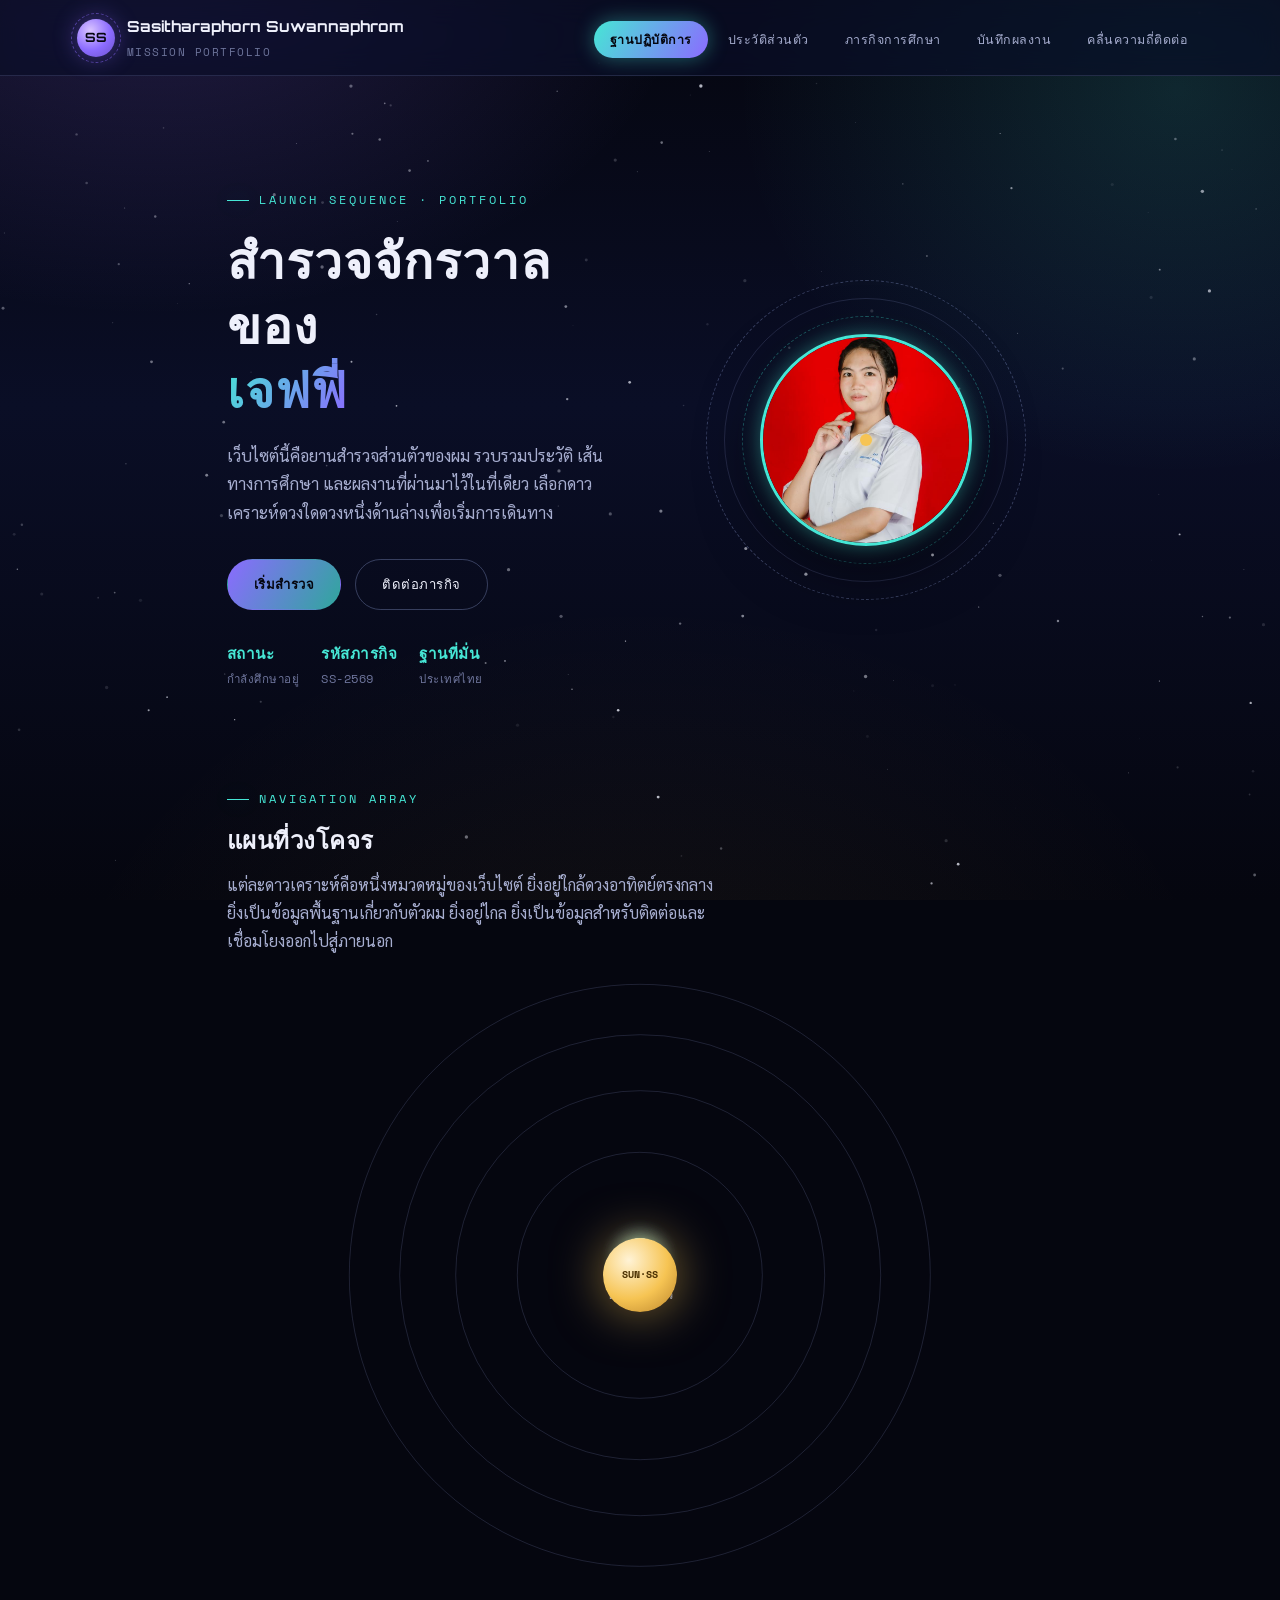
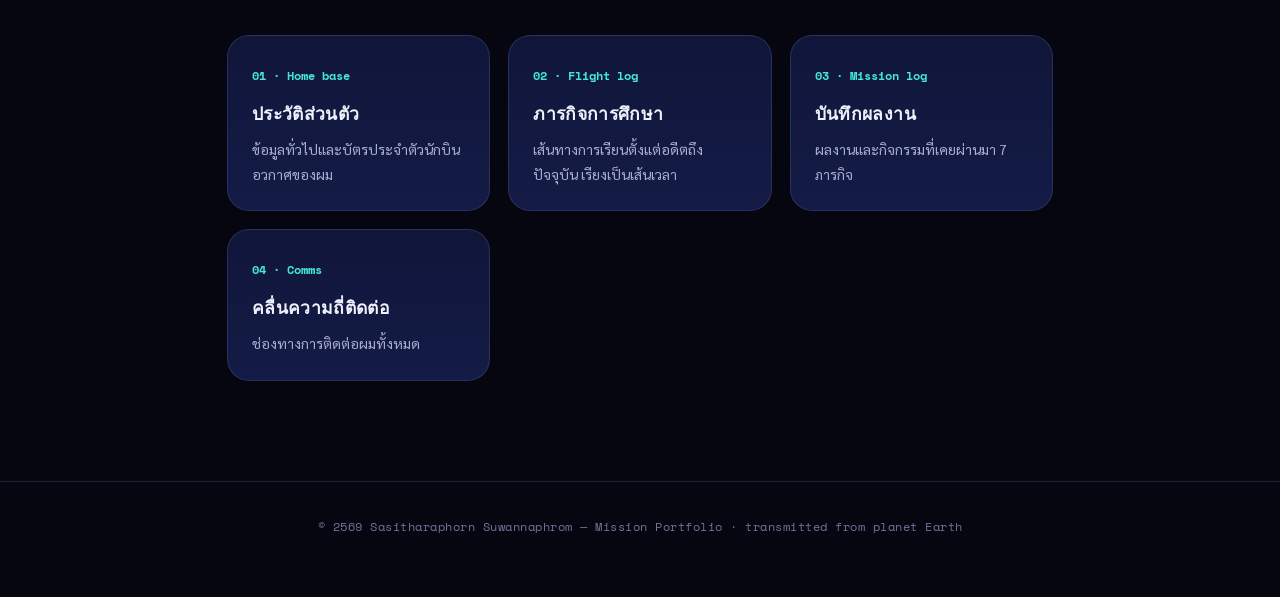
<file: index.html>
<!DOCTYPE html>
<html lang="th">
<head>
<meta charset="UTF-8">
<meta name="viewport" content="width=device-width, initial-scale=1.0">
<title>จักรวาลของ Sasitharaphorn Suwannaphrom</title>
<link rel="stylesheet" href="base.css">
<link rel="stylesheet" href="layout.css">
<link rel="stylesheet" href="components.css">
<link rel="stylesheet" href="effect.css">
</head>
<body>

<canvas id="star-canvas" aria-hidden="true"></canvas>

<nav class="topnav">
  <div class="brand">
    <span class="brand-badge">SS</span>
    <span>
      Sasitharaphorn Suwannaphrom
      <span class="brand-sub">Mission Portfolio</span>
    </span>
  </div>
  <button class="nav-toggle" aria-label="เปิดเมนู" aria-expanded="false">&#9776;</button>
  <ul class="navlinks">
    <li><a href="index.html" aria-current="page">ฐานปฏิบัติการ</a></li>
    <li><a href="personal.html">ประวัติส่วนตัว</a></li>
    <li><a href="education.html">ภารกิจการศึกษา</a></li>
    <li><a href="activities.html">บันทึกผลงาน</a></li>
    <li><a href="contact.html">คลื่นความถี่ติดต่อ</a></li>
  </ul>
</nav>

<main>
  <section class="hero">
    <div data-reveal>
      <span class="eyebrow">Launch sequence · Portfolio</span>
      <h1>สำรวจจักรวาลของ<br><span class="accent">เจฟฟี่</span></h1>
      <p class="lede">เว็บไซต์นี้คือยานสำรวจส่วนตัวของผม รวบรวมประวัติ เส้นทางการศึกษา และผลงานที่ผ่านมาไว้ในที่เดียว เลือกดาวเคราะห์ดวงใดดวงหนึ่งด้านล่างเพื่อเริ่มการเดินทาง</p>
      <div class="hero-cta">
        <a href="personal.html" class="btn btn-solid">เริ่มสำรวจ</a>
        <a href="contact.html" class="btn btn-ghost">ติดต่อภารกิจ</a>
      </div>
      <div class="hero-meta">
        <span><b>สถานะ</b>กำลังศึกษาอยู่</span>
        <span><b>รหัสภารกิจ</b>SS-2569</span>
        <span><b>ฐานที่มั่น</b>ประเทศไทย</span>
      </div>
    </div>

    <div class="porthole" data-reveal data-reveal-delay="150">
      <div class="porthole-ring"></div>
      <div class="porthole-ring r2"></div>
      <div class="porthole-ring r3"></div>
      <div class="porthole-frame">
        <!-- เปลี่ยนเป็น <img src="ภาพเจฟฟี่.png" alt="ภาพของ Sasitharaphorn"> -->
        <img src="ภาพเจฟฟี่.png" alt="ภาพของ Sasitharaphorn Suwannaphrom">
      </div>
      <div class="porthole-orbiter" aria-hidden="true"></div>
    </div>
  </section>

  <section class="orbit-section" data-reveal>
    <span class="eyebrow">Navigation array</span>
    <h2 style="font-size:1.5rem;">แผนที่วงโคจร</h2>
    <p style="max-width:56ch;margin-top:10px;">แต่ละดาวเคราะห์คือหนึ่งหมวดหมู่ของเว็บไซต์ ยิ่งอยู่ใกล้ดวงอาทิตย์ตรงกลาง ยิ่งเป็นข้อมูลพื้นฐานเกี่ยวกับตัวผม ยิ่งอยู่ไกล ยิ่งเป็นข้อมูลสำหรับติดต่อและเชื่อมโยงออกไปสู่ภายนอก</p>

    <div class="orbit-diagram">
      <div class="orbit-sun">SUN·SS</div>

      <div class="orbit-path o1"></div>
      <div class="orbit-path o2"></div>
      <div class="orbit-path o3"></div>
      <div class="orbit-path o4"></div>

      <div class="orbit-body o1">
        <a href="personal.html">
          <span class="orbit-planet">01</span>
          <span class="label">ประวัติส่วนตัว</span>
        </a>
      </div>
      <div class="orbit-body o2">
        <a href="education.html">
          <span class="orbit-planet">02</span>
          <span class="label">การศึกษา</span>
        </a>
      </div>
      <div class="orbit-body o3">
        <a href="activities.html">
          <span class="orbit-planet">03</span>
          <span class="label">ผลงาน</span>
        </a>
      </div>
      <div class="orbit-body o4">
        <a href="contact.html">
          <span class="orbit-planet">04</span>
          <span class="label">ติดต่อ</span>
        </a>
      </div>
    </div>
  </section>

  <section style="margin-top:70px;">
    <div class="grid-links">
      <a class="link-card" href="personal.html" data-reveal>
        <span class="num">01 · Home base</span>
        <h3>ประวัติส่วนตัว</h3>
        <p>ข้อมูลทั่วไปและบัตรประจำตัวนักบินอวกาศของผม</p>
      </a>
      <a class="link-card" href="education.html" data-reveal data-reveal-delay="80">
        <span class="num">02 · Flight log</span>
        <h3>ภารกิจการศึกษา</h3>
        <p>เส้นทางการเรียนตั้งแต่อดีตถึงปัจจุบัน เรียงเป็นเส้นเวลา</p>
      </a>
      <a class="link-card" href="activities.html" data-reveal data-reveal-delay="160">
        <span class="num">03 · Mission log</span>
        <h3>บันทึกผลงาน</h3>
        <p>ผลงานและกิจกรรมที่เคยผ่านมา 7 ภารกิจ</p>
      </a>
      <a class="link-card" href="contact.html" data-reveal data-reveal-delay="240">
        <span class="num">04 · Comms</span>
        <h3>คลื่นความถี่ติดต่อ</h3>
        <p>ช่องทางการติดต่อผมทั้งหมด</p>
      </a>
    </div>
  </section>
</main>

<footer>&copy; 2569 Sasitharaphorn Suwannaphrom — Mission Portfolio · transmitted from planet Earth</footer>

<script src="starfield.js"></script>
<script src="cursor-comet.js"></script>
<script src="nav.js"></script>
<script src="reveal.js"></script>
<script src="orbit.js"></script>
</body>
</html>
</file>
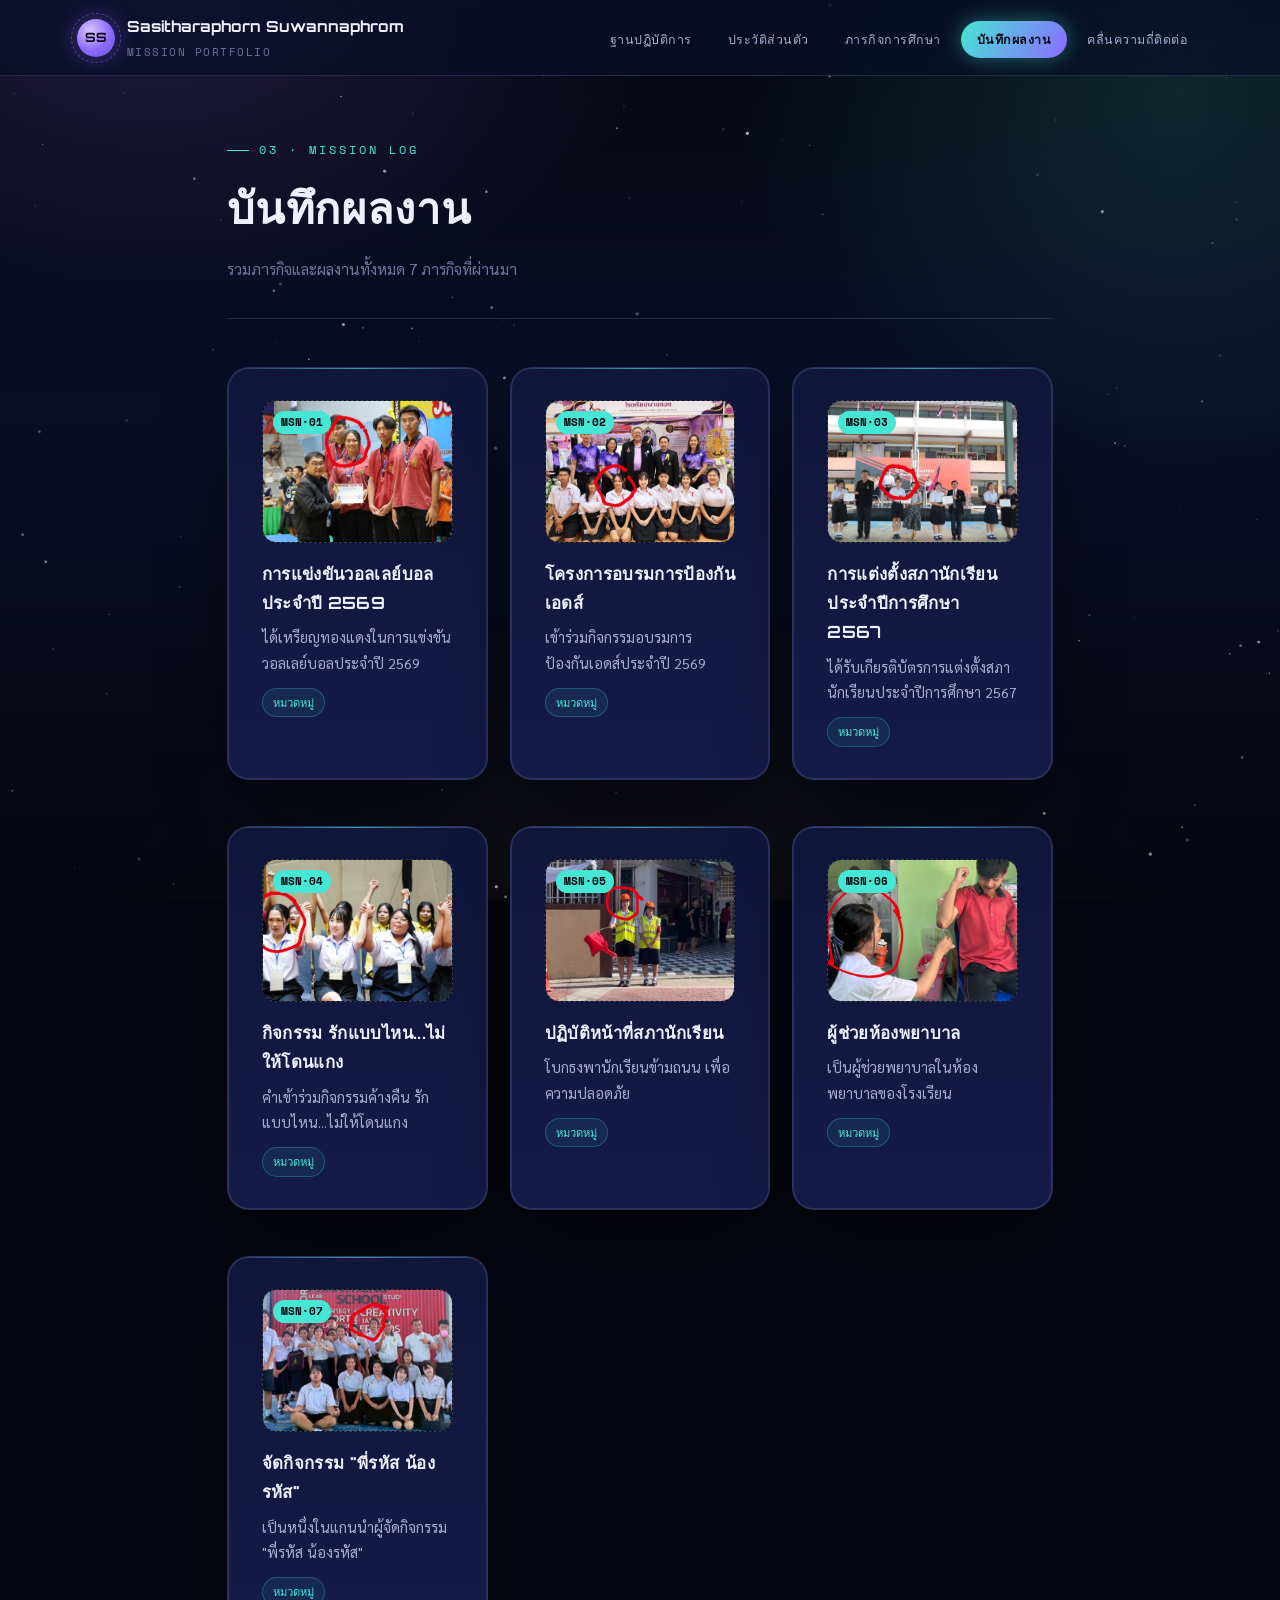
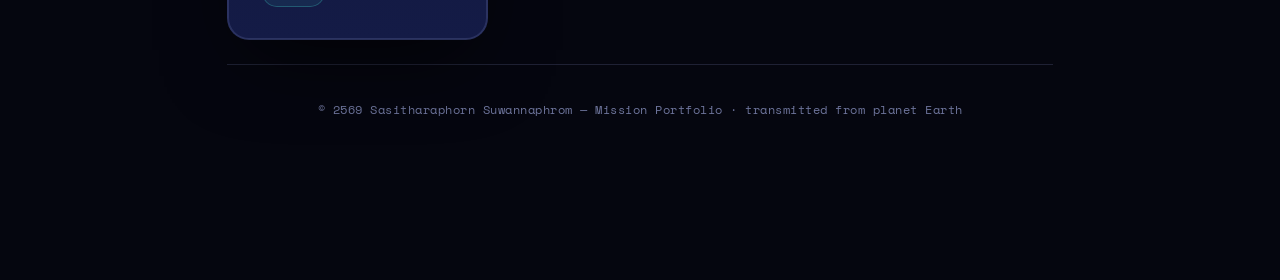
<file: activities.html>
<!DOCTYPE html>
<html lang="th">
<head>
<meta charset="UTF-8">
<meta name="viewport" content="width=device-width, initial-scale=1.0">
<title>บันทึกผลงาน | Sasitharaphorn Suwannaphrom</title>
<link rel="stylesheet" href="base.css">
<link rel="stylesheet" href="layout.css">
<link rel="stylesheet" href="components.css">
<link rel="stylesheet" href="effect.css">
</head>
<body>

<canvas id="star-canvas" aria-hidden="true"></canvas>

<nav class="topnav">
  <div class="brand">
    <span class="brand-badge">SS</span>
    <span>
      Sasitharaphorn Suwannaphrom
      <span class="brand-sub">Mission Portfolio</span>
    </span>
  </div>
  <button class="nav-toggle" aria-label="เปิดเมนู" aria-expanded="false">&#9776;</button>
  <ul class="navlinks">
    <li><a href="index.html">ฐานปฏิบัติการ</a></li>
    <li><a href="personal.html">ประวัติส่วนตัว</a></li>
    <li><a href="education.html">ภารกิจการศึกษา</a></li>
    <li><a href="activities.html" aria-current="page">บันทึกผลงาน</a></li>
    <li><a href="contact.html">คลื่นความถี่ติดต่อ</a></li>
  </ul>
</nav>

<main>
  <header class="page-header" data-reveal>
    <span class="eyebrow">03 · Mission log</span>
    <h1>บันทึกผลงาน</h1>
    <p class="sub">รวมภารกิจและผลงานทั้งหมด 7 ภารกิจที่ผ่านมา</p>
  </header>

  <div class="work-grid">
    <!-- คัดลอกบล็อก .work-card ทั้งก้อนเพื่อเพิ่มผลงานใหม่ -->
    <div class="card work-card" data-reveal>
      <div class="thumb">
        <span class="index-tag">MSN·01</span>
        <img src="กิจกรรม 1.png" alt="ผลงานที่ 1">
      </div>
      <h3>การแข่งขันวอลเลย์บอลประจำปี 2569</h3>
      <p>ได้เหรียญทองแดงในการแข่งขันวอลเลย์บอลประจำปี 2569</p>
      <span class="tag">หมวดหมู่</span>
    </div>

    <div class="card work-card" data-reveal data-reveal-delay="60">
      <div class="thumb">
        <span class="index-tag">MSN·02</span>
        <img src="กิจกรรม 2.png" alt="ผลงานที่ 2">
      </div>
      <h3>โครงการอบรมการป้องกันเอดส์</h3>
      <p>เข้าร่วมกิจกรรมอบรมการป้องกันเอดส์ประจำปี 2569</p>
      <span class="tag">หมวดหมู่</span>
    </div>

    <div class="card work-card" data-reveal data-reveal-delay="120">
      <div class="thumb">
        <span class="index-tag">MSN·03</span>
        <img src="กิจกรรม 3.png" alt="ผลงานที่ 3">
      </div>
      <h3>การแต่งตั้งสภานักเรียนประจำปีการศึกษา 2567</h3></h3>
      <p>ได้รับเกียรติบัตรการแต่งตั้งสภานักเรียนประจำปีการศึกษา 2567</p>
      <span class="tag">หมวดหมู่</span>
    </div>

    <div class="card work-card" data-reveal>
      <div class="thumb">
        <span class="index-tag">MSN·04</span>
        <img src="กิจกรรม 4.png" alt="ผลงานที่ 4">
      </div>
      <h3>กิจกรรม รักแบบไหน...ไม่ให้โดนแกง</h3>
      <p>คำเข้าร่วมกิจกรรมค้างคืน รักแบบไหน...ไม่ให้โดนแกง</p>
      <span class="tag">หมวดหมู่</span>
    </div>

    <div class="card work-card" data-reveal data-reveal-delay="60">
      <div class="thumb">
        <span class="index-tag">MSN·05</span>
        <img src="กิจกรรม 5.png" alt="ผลงานที่ 5">
      </div>
      <h3>ปฏิบัติหน้าที่สภานักเรียน</h3>
      <p>โบกธงพานักเรียนข้ามถนน เพื่อความปลอดภัย</p>
      <span class="tag">หมวดหมู่</span>
    </div>

    <div class="card work-card" data-reveal data-reveal-delay="120">
      <div class="thumb">
        <span class="index-tag">MSN·06</span>
        <img src="กิจกรรม 6.png" alt="ผลงานที่ 6">
      </div>
      <h3>ผู้ช่วยห้องพยาบาล</h3>
      <p>เป็นผู้ช่วยพยาบาลในห้องพยาบาลของโรงเรียน</p>
      <span class="tag">หมวดหมู่</span>
    </div>

    <div class="card work-card" data-reveal>
      <div class="thumb">
        <span class="index-tag">MSN·07</span>
        <img src="กิจกรรม 7.png" alt="ผลงานที่ 7">
      </div>
      <h3>จัดกิจกรรม "พี่รหัส น้องรหัส"</h3>
      <p>เป็นหนึ่งในแกนนำผู้จัดกิจกรรม "พี่รหัส น้องรหัส"</p>
      <span class="tag">หมวดหมู่</span>
    </div>
  </div>


<footer>&copy; 2569 Sasitharaphorn Suwannaphrom — Mission Portfolio · transmitted from planet Earth</footer>

<script src="starfield.js"></script>
<script src="cursor-comet.js"></script>
<script src="nav.js"></script>
<script src="reveal.js"></script>
</body>
</html>
</file>
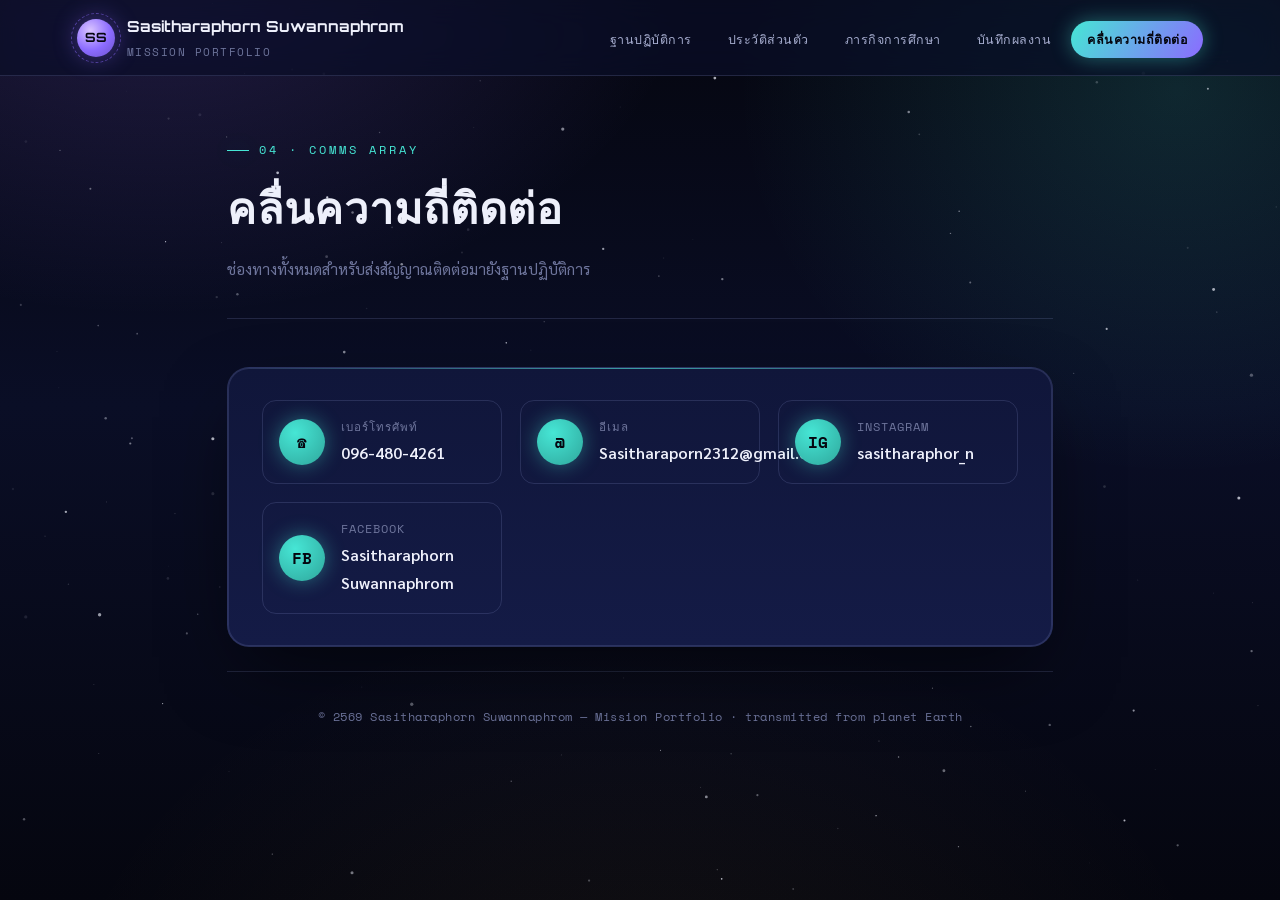
<file: contact.html>
<!DOCTYPE html>
<html lang="th">
<head>
<meta charset="UTF-8">
<meta name="viewport" content="width=device-width, initial-scale=1.0">
<title>คลื่นความถี่ติดต่อ | Sasitharaphorn Suwannaphrom</title>
<link rel="stylesheet" href="base.css">
<link rel="stylesheet" href="layout.css">
<link rel="stylesheet" href="components.css">
<link rel="stylesheet" href="effect.css">
</head>
<body>

<canvas id="star-canvas" aria-hidden="true"></canvas>

<nav class="topnav">
  <div class="brand">
    <span class="brand-badge">SS</span>
    <span>
      Sasitharaphorn Suwannaphrom
      <span class="brand-sub">Mission Portfolio</span>
    </span>
  </div>
  <button class="nav-toggle" aria-label="เปิดเมนู" aria-expanded="false">&#9776;</button>
  <ul class="navlinks">
    <li><a href="index.html">ฐานปฏิบัติการ</a></li>
    <li><a href="personal.html">ประวัติส่วนตัว</a></li>
    <li><a href="education.html">ภารกิจการศึกษา</a></li>
    <li><a href="activities.html">บันทึกผลงาน</a></li>
    <li><a href="contact.html" aria-current="page">คลื่นความถี่ติดต่อ</a></li>
  </ul>
</nav>

<main>
  <header class="page-header" data-reveal>
    <span class="eyebrow">04 · Comms array</span>
    <h1>คลื่นความถี่ติดต่อ</h1>
    <p class="sub">ช่องทางทั้งหมดสำหรับส่งสัญญาณติดต่อมายังฐานปฏิบัติการ</p>
  </header>

  <div class="card" data-reveal>
    <div class="contact-grid">
      <div class="contact-item">
        <div class="contact-icon">&#9742;</div>
        <div>
          <div class="label">เบอร์โทรศัพท์</div>
          <div class="value">096-480-4261</div>
        </div>
      </div>

      <div class="contact-item">
        <div class="contact-icon">@</div>
        <div>
          <div class="label">อีเมล</div>
          <!-- แก้เป็นอีเมลจริงของคุณ -->
          <div class="value">Sasitharaporn2312@gmail.com</div>
        </div>
      </div>

      <div class="contact-item">
        <div class="contact-icon">IG</div>
        <div>
          <div class="label">Instagram</div>
          <!-- แก้เป็นชื่อบัญชีจริงของคุณ -->
          <div class="value">sasitharaphor_n</div>
        </div>
      </div>

      <div class="contact-item">
        <div class="contact-icon">FB</div>
        <div>
          <div class="label">Facebook</div>
          <!-- แก้เป็นชื่อบัญชีจริงของคุณ -->
          <div class="value">Sasitharaphorn Suwannaphrom</div>
        </div>
      </div>
    </div>
  </div>

<footer>&copy; 2569 Sasitharaphorn Suwannaphrom — Mission Portfolio · transmitted from planet Earth</footer>

<script src="starfield.js"></script>
<script src="cursor-comet.js"></script>
<script src="nav.js"></script>
<script src="reveal.js"></script>
</body>
</html>
</file>
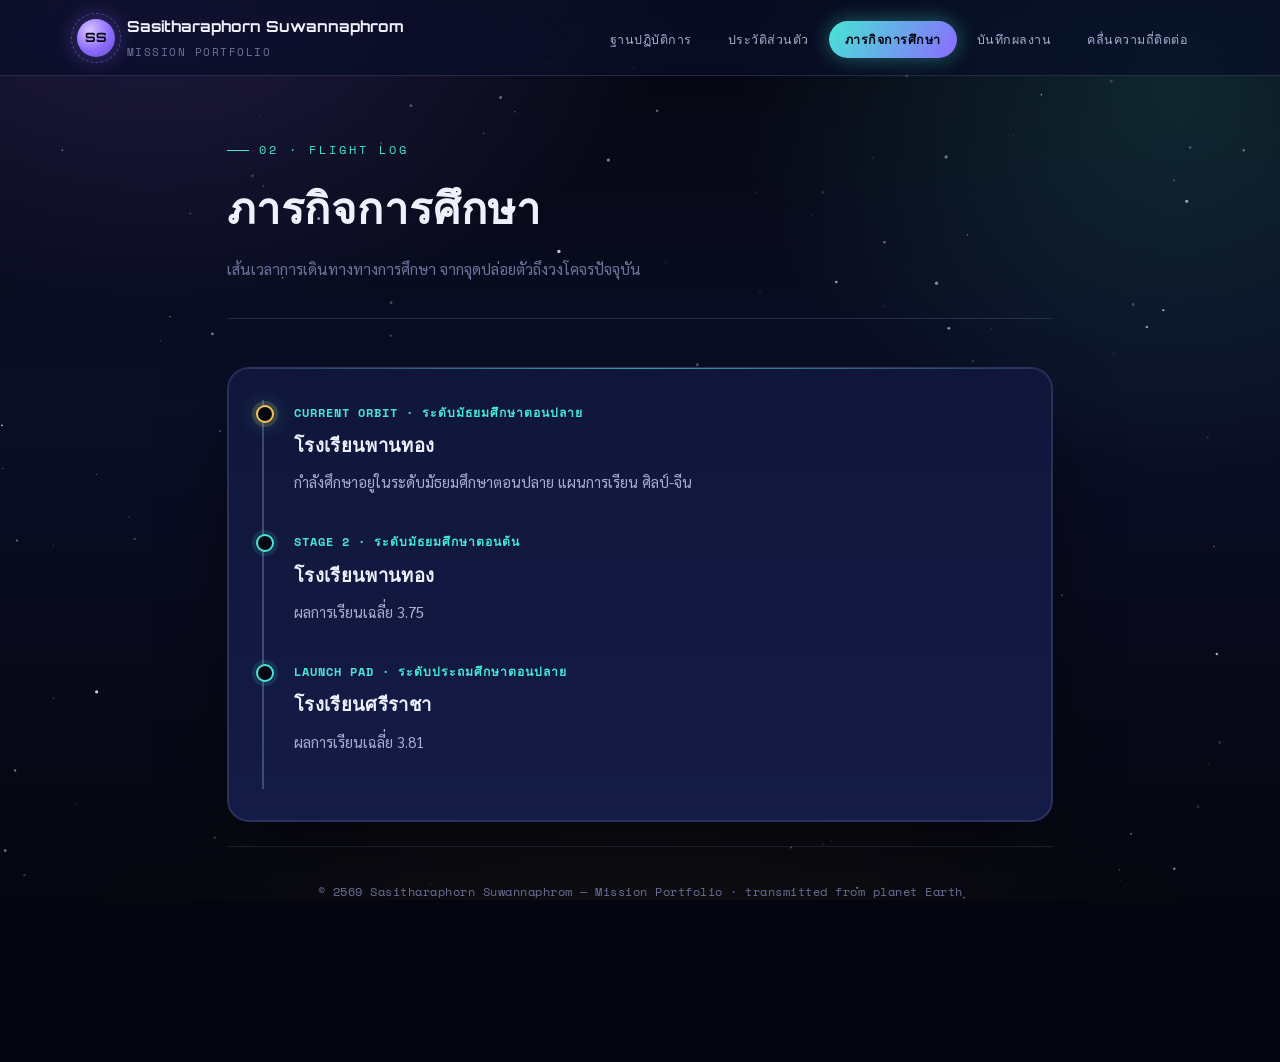
<file: education.html>
<!DOCTYPE html>
<html lang="th">
<head>
<meta charset="UTF-8">
<meta name="viewport" content="width=device-width, initial-scale=1.0">
<title>ภารกิจการศึกษา | Sasitharaphorn Suwannaphrom</title>
<link rel="stylesheet" href="base.css">
<link rel="stylesheet" href="layout.css">
<link rel="stylesheet" href="components.css">
<link rel="stylesheet" href="effect.css">
</head>
<body>

<canvas id="star-canvas" aria-hidden="true"></canvas>

<nav class="topnav">
  <div class="brand">
    <span class="brand-badge">SS</span>
    <span>
      Sasitharaphorn Suwannaphrom
      <span class="brand-sub">Mission Portfolio</span>
    </span>
  </div>
  <button class="nav-toggle" aria-label="เปิดเมนู" aria-expanded="false">&#9776;</button>
  <ul class="navlinks">
    <li><a href="index.html">ฐานปฏิบัติการ</a></li>
    <li><a href="personal.html">ประวัติส่วนตัว</a></li>
    <li><a href="education.html" aria-current="page">ภารกิจการศึกษา</a></li>
    <li><a href="activities.html">บันทึกผลงาน</a></li>
    <li><a href="contact.html">คลื่นความถี่ติดต่อ</a></li>
  </ul>
</nav>

<main>
  <header class="page-header" data-reveal>
    <span class="eyebrow">02 · Flight log</span>
    <h1>ภารกิจการศึกษา</h1>
    <p class="sub">เส้นเวลาการเดินทางทางการศึกษา จากจุดปล่อยตัวถึงวงโคจรปัจจุบัน</p>
  </header>

  <div class="card" data-reveal>
    <!-- แก้ปี ชื่อโรงเรียน และรายละเอียดในแต่ละ <li> ให้ตรงกับของจริง -->
    <ul class="timeline">
      <li>
        <span class="year">Current orbit · ระดับมัธยมศึกษาตอนปลาย</span>
        <h3>โรงเรียนพานทอง</h3>
        <p>กำลังศึกษาอยู่ในระดับมัธยมศึกษาตอนปลาย แผนการเรียน ศิลป์-จีน</p>
      </li>
      <li>
        <span class="year">Stage 2 · ระดับมัธยมศึกษาตอนต้น</span>
        <h3>โรงเรียนพานทอง</h3>
        <p>ผลการเรียนเฉลี่ย 3.75</p>
      </li>
      <li>
        <span class="year">Launch pad · ระดับประถมศึกษาตอนปลาย</span>
        <h3>โรงเรียนศรีราชา</h3>
        <p>ผลการเรียนเฉลี่ย 3.81</p>
      </li>
    </ul>
  </div>

<footer>&copy; 2569 Sasitharaphorn Suwannaphrom — Mission Portfolio · transmitted from planet Earth</footer>

<script src="starfield.js"></script>
<script src="cursor-comet.js"></script>
<script src="nav.js"></script>
<script src="reveal.js"></script>
</body>
</html>
</file>
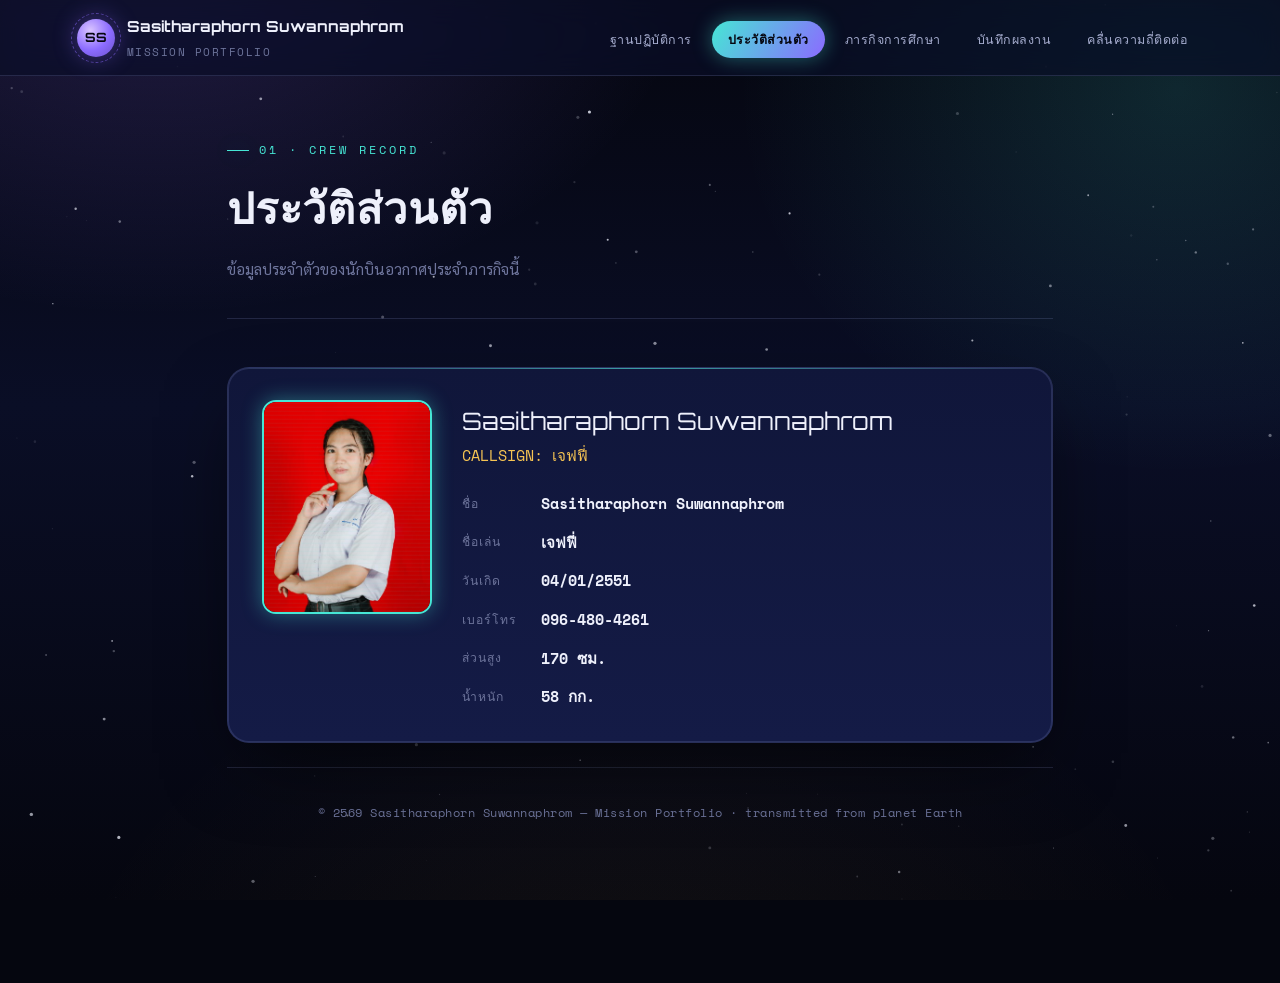
<file: personal.html>
<!DOCTYPE html>
<html lang="th">
<head>
<meta charset="UTF-8">
<meta name="viewport" content="width=device-width, initial-scale=1.0">
<title>ประวัติส่วนตัว | Sasitharaphorn Suwannaphrom</title>
<link rel="stylesheet" href="base.css">
<link rel="stylesheet" href="layout.css">
<link rel="stylesheet" href="components.css">
<link rel="stylesheet" href="effect.css">
</head>
<body>
<canvas id="star-canvas" aria-hidden="true"></canvas>
<nav class="topnav">
  <div class="brand">
    <span class="brand-badge">SS</span>
    <span>
      Sasitharaphorn Suwannaphrom
      <span class="brand-sub">Mission Portfolio</span>
    </span>
  </div>
  <button class="nav-toggle" aria-label="เปิดเมนู" aria-expanded="false">&#9776;</button>
  <ul class="navlinks">
    <li><a href="index.html">ฐานปฏิบัติการ</a></li>
    <li><a href="personal.html" aria-current="page">ประวัติส่วนตัว</a></li>
    <li><a href="education.html">ภารกิจการศึกษา</a></li>
    <li><a href="activities.html">บันทึกผลงาน</a></li>
    <li><a href="contact.html">คลื่นความถี่ติดต่อ</a></li>
  </ul>
</nav>
<main>
  <header class="page-header" data-reveal>
    <span class="eyebrow">01 · Crew record</span>
    <h1>ประวัติส่วนตัว</h1>
    <p class="sub">ข้อมูลประจำตัวของนักบินอวกาศประจำภารกิจนี้</p>
  </header>
  <div class="card" data-reveal>
    <div class="id-panel">
      <div class="id-photo-frame">
        <img src="ภาพเจฟฟี่.png" alt="รูปของ Sasitharaphorn Suwannaphrom">
      </div>
      <div class="id-readout">
        <div class="callsign">
          Sasitharaphorn Suwannaphrom
          <div class="nickname">CALLSIGN: เจฟฟี่</div>
        </div>
        <dl class="stat-grid">
          <dt>ชื่อ</dt><dd>Sasitharaphorn Suwannaphrom</dd>
          <dt>ชื่อเล่น</dt><dd>เจฟฟี่</dd>
          <dt>วันเกิด</dt><dd>04/01/2551</dd>
          <dt>เบอร์โทร</dt><dd>096-480-4261</dd>
          <dt>ส่วนสูง</dt><dd>170 ซม.</dd>
          <dt>น้ำหนัก</dt><dd>58 กก.</dd>
        </dl>
      </div>
    </div>
  </div>
<footer>&copy; 2569 Sasitharaphorn Suwannaphrom — Mission Portfolio · transmitted from planet Earth</footer>
<script src="starfield.js"></script>
<script src="cursor-comet.js"></script>
<script src="nav.js"></script>
<script src="reveal.js"></script>
</body>
</html>
</file>
<file: base.css>
@import url('https://fonts.googleapis.com/css2?family=Orbitron:wght@500;700;900&family=Sarabun:wght@300;400;500;600;700&family=Space+Mono:wght@400;700&display=swap');

/* ============================================================
   TOKENS — "จักรวาลของสาสิธราภรณ์" design system
   bg-void      : the black between stars
   bg-nebula    : the deep indigo cloud everything sits on
   bg-panel     : slightly lighter panel surface (HUD glass)
   aurora       : primary accent — violet ion trail
   cyan         : secondary accent — cyan starlight
   gold         : rare accent — used ONLY for the sun / active state
   ============================================================ */
:root {
  --bg-void:      #05060f;
  --bg-nebula:    #0a0e26;
  --bg-panel:     #10163a;
  --bg-panel-2:   #141b46;
  --line:         rgba(148, 163, 220, 0.18);
  --line-strong:  rgba(148, 163, 220, 0.34);

  --aurora:       #8b6bff;
  --aurora-soft:  #6b52c9;
  --cyan:         #46e6d5;
  --cyan-soft:    #2fa79c;
  --gold:         #f6c453;

  --ink:          #eef0fb;
  --ink-soft:     #a6adcf;
  --ink-faint:    #6e759c;

  --radius-lg: 22px;
  --radius-md: 14px;
  --radius-sm: 8px;

  --font-display: 'Orbitron', sans-serif;
  --font-body: 'Sarabun', sans-serif;
  --font-mono: 'Space Mono', monospace;

  --shadow-panel: 0 30px 80px -20px rgba(0,0,0,0.65), 0 0 0 1px var(--line) inset;
  --glow-aurora: 0 0 24px rgba(139,107,255,0.45);
  --glow-cyan: 0 0 20px rgba(70,230,213,0.4);
}

* { box-sizing: border-box; }
html { scroll-behavior: smooth; }

body {
  margin: 0;
  min-height: 100vh;
  background: var(--bg-void);
  color: var(--ink);
  font-family: var(--font-body);
  font-weight: 400;
  line-height: 1.75;
  position: relative;
  overflow-x: hidden;
}

/* layered nebula wash behind the star canvas */
body::before {
  content: '';
  position: fixed;
  inset: 0;
  z-index: -2;
  background:
    radial-gradient(ellipse 900px 600px at 12% -5%, rgba(139,107,255,0.22), transparent 60%),
    radial-gradient(ellipse 800px 700px at 92% 10%, rgba(70,230,213,0.14), transparent 55%),
    radial-gradient(ellipse 1000px 800px at 50% 120%, rgba(246,196,83,0.06), transparent 60%),
    linear-gradient(180deg, var(--bg-void) 0%, var(--bg-nebula) 45%, var(--bg-void) 100%);
}

#star-canvas {
  position: fixed;
  inset: 0;
  z-index: -1;
  display: block;
  width: 100%;
  height: 100%;
}

h1, h2, h3, .display {
  font-family: var(--font-display);
  font-weight: 700;
  color: var(--ink);
  margin: 0;
  letter-spacing: 0.02em;
}

p { color: var(--ink-soft); }

a { color: inherit; text-decoration: none; }

::selection { background: var(--aurora); color: #05060f; }

code, .mono { font-family: var(--font-mono); }

@media (prefers-reduced-motion: reduce) {
  * { animation-duration: 0.001ms !important; animation-iteration-count: 1 !important; transition-duration: 0.001ms !important; scroll-behavior: auto !important; }
}

a:focus-visible, button:focus-visible, [tabindex]:focus-visible {
  outline: 2px solid var(--cyan);
  outline-offset: 3px;
  border-radius: 4px;
}
</file>
<file: layout.css>
/* ============================================================
   NAV — mission control HUD bar
   ============================================================ */
.topnav {
  position: sticky;
  top: 0;
  z-index: 100;
  display: flex;
  align-items: center;
  justify-content: space-between;
  padding: 14px 6vw;
  background: rgba(10, 14, 38, 0.72);
  backdrop-filter: blur(14px) saturate(140%);
  -webkit-backdrop-filter: blur(14px) saturate(140%);
  border-bottom: 1px solid var(--line);
}

.brand {
  display: flex;
  align-items: center;
  gap: 12px;
  font-family: var(--font-display);
  font-weight: 700;
  font-size: 0.95rem;
  color: var(--ink);
}

.brand-badge {
  width: 38px;
  height: 38px;
  border-radius: 50%;
  background:
    radial-gradient(circle at 35% 30%, #d9c4ff, var(--aurora) 55%, var(--aurora-soft) 100%);
  box-shadow: var(--glow-aurora);
  display: flex;
  align-items: center;
  justify-content: center;
  font-size: 0.8rem;
  color: #05060f;
  flex-shrink: 0;
  position: relative;
}
.brand-badge::after {
  content: '';
  position: absolute;
  inset: -6px;
  border-radius: 50%;
  border: 1px dashed rgba(139,107,255,0.5);
  animation: spin-slow 14s linear infinite;
}

.brand-sub {
  display: block;
  font-family: var(--font-mono);
  font-weight: 400;
  font-size: 0.66rem;
  letter-spacing: 1.5px;
  color: var(--ink-faint);
  text-transform: uppercase;
  margin-top: 2px;
}

.nav-toggle {
  display: none;
  background: none;
  border: 1px solid var(--line-strong);
  border-radius: var(--radius-sm);
  color: var(--ink);
  font-size: 1.3rem;
  width: 42px;
  height: 42px;
  cursor: pointer;
}

.navlinks {
  display: flex;
  gap: 4px;
  list-style: none;
  margin: 0;
  padding: 0;
}

.navlinks a {
  position: relative;
  padding: 9px 16px;
  border-radius: 999px;
  font-family: var(--font-mono);
  font-size: 0.78rem;
  letter-spacing: 0.5px;
  color: var(--ink-soft);
  transition: color 0.2s, background 0.2s;
  white-space: nowrap;
}

.navlinks a:hover { color: var(--ink); background: rgba(148,163,220,0.08); }

.navlinks a[aria-current="page"] {
  color: #05060f;
  background: linear-gradient(120deg, var(--cyan), var(--aurora));
  font-weight: 700;
  box-shadow: var(--glow-cyan);
}

@media (max-width: 760px) {
  .nav-toggle { display: block; }
  .navlinks {
    position: absolute;
    top: 100%;
    left: 0;
    right: 0;
    flex-direction: column;
    background: rgba(10,14,38,0.96);
    border-bottom: 1px solid var(--line);
    padding: 10px 6vw 18px;
    display: none;
    gap: 4px;
  }
  .navlinks.open { display: flex; }
  .navlinks a { padding: 12px 16px; }
}

/* ============================================================
   PAGE SHELL
   ============================================================ */
main {
  max-width: 980px;
  margin: 0 auto;
  padding: 64px 6vw 100px;
  position: relative;
}

.page-header {
  margin-bottom: 48px;
  padding-bottom: 20px;
  border-bottom: 1px solid var(--line);
  position: relative;
}

.eyebrow {
  font-family: var(--font-mono);
  font-size: 0.72rem;
  letter-spacing: 3px;
  color: var(--cyan);
  text-transform: uppercase;
  margin-bottom: 10px;
  display: flex;
  align-items: center;
  gap: 10px;
}

.eyebrow::before {
  content: '';
  width: 22px;
  height: 1px;
  background: var(--cyan);
  box-shadow: var(--glow-cyan);
}

.page-header h1 {
  font-size: clamp(1.9rem, 4.5vw, 2.7rem);
  background: linear-gradient(120deg, var(--ink) 40%, var(--cyan));
  -webkit-background-clip: text;
  background-clip: text;
  color: transparent;
}

.page-header .sub {
  margin-top: 10px;
  color: var(--ink-faint);
  font-size: 0.95rem;
  max-width: 56ch;
}

/* ============================================================
   FOOTER
   ============================================================ */
footer {
  text-align: center;
  padding: 34px 6vw 60px;
  color: var(--ink-faint);
  font-family: var(--font-mono);
  font-size: 0.76rem;
  letter-spacing: 0.5px;
  border-top: 1px solid var(--line);
}
</file>
<file: components.css>
/* ============================================================
   BUTTONS
   ============================================================ */
.btn {
  font-family: var(--font-mono);
  font-size: 0.82rem;
  letter-spacing: 0.5px;
  padding: 13px 26px;
  border-radius: 999px;
  border: 1px solid var(--line-strong);
  display: inline-flex;
  align-items: center;
  gap: 8px;
  transition: transform 0.2s, box-shadow 0.2s, background 0.2s, border-color 0.2s;
}
.btn-solid {
  background: linear-gradient(120deg, var(--aurora), var(--cyan-soft));
  color: #05060f;
  font-weight: 700;
  border-color: transparent;
}
.btn-solid:hover { transform: translateY(-3px); box-shadow: var(--glow-aurora); }
.btn-ghost { color: var(--ink); }
.btn-ghost:hover { border-color: var(--cyan); color: var(--cyan); transform: translateY(-3px); }

/* ============================================================
   CARD / PANEL
   ============================================================ */
.card {
  background: linear-gradient(180deg, var(--bg-panel), var(--bg-panel-2));
  border: 1px solid var(--line);
  border-radius: var(--radius-lg);
  padding: 32px 34px;
  margin-bottom: 24px;
  box-shadow: var(--shadow-panel);
  position: relative;
  overflow: hidden;
}
.card::before {
  content: '';
  position: absolute;
  top: 0; left: 0; right: 0;
  height: 1px;
  background: linear-gradient(90deg, transparent, var(--cyan), transparent);
  opacity: 0.6;
}

.note {
  background: rgba(246,196,83,0.08);
  border: 1px dashed rgba(246,196,83,0.5);
  border-radius: var(--radius-md);
  padding: 16px 20px;
  font-family: var(--font-mono);
  font-size: 0.82rem;
  color: var(--ink-soft);
}

/* ============================================================
   REVEAL — scroll-triggered fade/rise, driven by js/reveal.js
   ============================================================ */
[data-reveal] {
  opacity: 0;
  transform: translateY(24px);
  transition: opacity 0.7s ease, transform 0.7s ease;
}
[data-reveal].is-visible {
  opacity: 1;
  transform: translateY(0);
}

/* ============================================================
   ASTRONAUT ID PANEL — personal.html
   ============================================================ */
.id-panel {
  display: flex;
  gap: 30px;
  align-items: flex-start;
  flex-wrap: wrap;
}

.id-photo-frame {
  width: 170px;
  height: 214px;
  border-radius: var(--radius-md);
  border: 2px solid var(--cyan);
  box-shadow: var(--glow-cyan);
  background: var(--bg-void);
  overflow: hidden;
  flex-shrink: 0;
  position: relative;
  display: flex;
  align-items: center;
  justify-content: center;
  color: var(--ink-faint);
  font-family: var(--font-mono);
  font-size: 0.72rem;
  text-align: center;
}
.id-photo-frame span { padding: 10px; }
.id-photo-frame img {
  position: absolute;
  inset: 0;
  width: 100%;
  height: 100%;
  object-fit: cover;
  display: block;
}
.id-photo-frame::after {
  content: '';
  position: absolute;
  inset: 0;
  background: repeating-linear-gradient(0deg, rgba(70,230,213,0.06) 0px, transparent 2px, transparent 4px);
  pointer-events: none;
}

.id-readout {
  flex: 1;
  min-width: 240px;
}

.id-readout .callsign {
  font-family: var(--font-display);
  font-size: 1.5rem;
  color: var(--ink);
}
.id-readout .callsign .nickname {
  color: var(--gold);
  font-family: var(--font-mono);
  font-size: 0.95rem;
  font-weight: 400;
}

dl.stat-grid {
  display: grid;
  grid-template-columns: max-content 1fr;
  gap: 12px 24px;
  margin: 22px 0 0;
}
dl.stat-grid dt {
  font-family: var(--font-mono);
  color: var(--ink-faint);
  font-size: 0.76rem;
  letter-spacing: 1px;
  text-transform: uppercase;
  align-self: center;
}
dl.stat-grid dd {
  margin: 0;
  font-weight: 600;
  color: var(--ink);
  font-family: var(--font-mono);
  font-size: 0.95rem;
}

/* ============================================================
   MISSION TIMELINE — education.html
   ============================================================ */
.timeline {
  list-style: none;
  margin: 0;
  padding: 0;
  position: relative;
  border-left: 2px solid var(--line-strong);
}

.timeline li {
  position: relative;
  padding: 2px 0 34px 30px;
}

.timeline li::before {
  content: '';
  position: absolute;
  left: -8px;
  top: 5px;
  width: 14px;
  height: 14px;
  border-radius: 50%;
  background: var(--bg-void);
  border: 2px solid var(--cyan);
  box-shadow: 0 0 0 4px rgba(70,230,213,0.12);
}
.timeline li:first-child::before {
  border-color: var(--gold);
  box-shadow: 0 0 0 4px rgba(246,196,83,0.16), var(--glow-cyan);
}

.timeline .year {
  font-family: var(--font-mono);
  color: var(--cyan);
  font-weight: 700;
  font-size: 0.76rem;
  letter-spacing: 1px;
  text-transform: uppercase;
  display: block;
}

.timeline h3 { margin-top: 6px; font-size: 1.15rem; }
.timeline p { margin: 8px 0 0; font-size: 0.94rem; }

/* ============================================================
   MISSION LOG GRID — activities.html
   ============================================================ */
.work-grid {
  display: grid;
  grid-template-columns: repeat(auto-fit, minmax(240px, 1fr));
  gap: 22px;
}

.work-card {
  transition: transform 0.35s cubic-bezier(.2,.8,.2,1), box-shadow 0.35s;
}
.work-card:hover {
  transform: translateY(-6px);
  box-shadow: var(--shadow-panel), var(--glow-aurora);
}

.work-card .thumb {
  width: 100%;
  aspect-ratio: 4 / 3;
  border-radius: var(--radius-md);
  background: var(--bg-void);
  border: 1px dashed var(--line-strong);
  display: flex;
  align-items: center;
  justify-content: center;
  color: var(--ink-faint);
  font-family: var(--font-mono);
  font-size: 0.78rem;
  overflow: hidden;
  margin-bottom: 16px;
  position: relative;
}
.work-card .thumb img { width: 100%; height: 100%; object-fit: cover; }

.work-card .index-tag {
  position: absolute;
  top: 10px;
  left: 10px;
  font-family: var(--font-mono);
  font-size: 0.68rem;
  color: var(--bg-void);
  background: var(--cyan);
  padding: 2px 8px;
  border-radius: 999px;
  font-weight: 700;
}

.work-card h3 { font-size: 1.05rem; }
.work-card p { font-size: 0.9rem; margin: 8px 0 0; }
.work-card .tag {
  display: inline-block;
  margin-top: 12px;
  font-family: var(--font-mono);
  font-size: 0.7rem;
  color: var(--cyan);
  background: rgba(70,230,213,0.08);
  border: 1px solid rgba(70,230,213,0.25);
  padding: 4px 10px;
  border-radius: 999px;
}

/* ============================================================
   TRANSMISSION CHANNELS — contact.html
   ============================================================ */
.contact-grid {
  display: grid;
  grid-template-columns: repeat(auto-fit, minmax(230px, 1fr));
  gap: 18px;
}

.contact-item {
  display: flex;
  align-items: center;
  gap: 16px;
  padding: 16px;
  border-radius: var(--radius-md);
  border: 1px solid var(--line);
  transition: border-color 0.25s, transform 0.25s;
}
.contact-item:hover {
  border-color: var(--cyan);
  transform: translateY(-3px);
}

.contact-icon {
  width: 46px;
  height: 46px;
  border-radius: 50%;
  background: radial-gradient(circle at 35% 30%, var(--cyan), var(--cyan-soft));
  color: #05060f;
  display: flex;
  align-items: center;
  justify-content: center;
  font-family: var(--font-mono);
  font-weight: 700;
  flex-shrink: 0;
  box-shadow: var(--glow-cyan);
}

.contact-item .label {
  font-family: var(--font-mono);
  font-size: 0.72rem;
  letter-spacing: 1px;
  text-transform: uppercase;
  color: var(--ink-faint);
}
.contact-item .value { font-weight: 600; margin-top: 2px; color: var(--ink); }

/* ============================================================
   INDEX LINK CARDS (fallback under orbit diagram)
   ============================================================ */
.grid-links {
  display: grid;
  grid-template-columns: repeat(auto-fit, minmax(200px, 1fr));
  gap: 18px;
  margin-top: 8px;
}

.link-card {
  background: linear-gradient(180deg, var(--bg-panel), var(--bg-panel-2));
  border: 1px solid var(--line);
  border-radius: var(--radius-lg);
  padding: 24px;
  transition: transform 0.25s, box-shadow 0.25s, border-color 0.25s;
}
.link-card:hover {
  transform: translateY(-5px);
  box-shadow: var(--shadow-panel), var(--glow-cyan);
  border-color: var(--cyan);
}
.link-card .num {
  font-family: var(--font-mono);
  color: var(--cyan);
  font-weight: 700;
  font-size: 0.78rem;
}
.link-card h3 { margin-top: 10px; font-size: 1.1rem; }
.link-card p { font-size: 0.88rem; margin: 8px 0 0; }
</file>
<file: effect.css>
/* ============================================================
   KEYFRAMES
   ============================================================ */
@keyframes spin-slow { from { transform: rotate(0deg); } to { transform: rotate(360deg); } }
@keyframes spin-slower { from { transform: rotate(0deg); } to { transform: rotate(-360deg); } }
@keyframes twinkle { 0%,100% { opacity: 0.35; } 50% { opacity: 1; } }
@keyframes float-y { 0%,100% { transform: translateY(0); } 50% { transform: translateY(-10px); } }
@keyframes pulse-glow { 0%,100% { box-shadow: 0 0 18px rgba(139,107,255,0.35); } 50% { box-shadow: 0 0 36px rgba(139,107,255,0.65); } }

/* ============================================================
   HERO — index.html
   ============================================================ */
.hero {
  display: grid;
  grid-template-columns: 1.05fr 0.95fr;
  gap: 40px;
  align-items: center;
  padding: 50px 0 70px;
}

@media (max-width: 800px) {
  .hero { grid-template-columns: 1fr; padding-top: 30px; }
}

.hero .eyebrow { margin-bottom: 18px; }

.hero h1 {
  font-size: clamp(2.1rem, 5.2vw, 3.1rem);
  line-height: 1.3;
}
.hero h1 .accent {
  background: linear-gradient(120deg, var(--cyan), var(--aurora));
  -webkit-background-clip: text;
  background-clip: text;
  color: transparent;
}

.hero .lede {
  color: var(--ink-soft);
  font-size: 1.02rem;
  margin-top: 20px;
  max-width: 48ch;
}

.hero-cta {
  margin-top: 32px;
  display: flex;
  gap: 14px;
  flex-wrap: wrap;
}

.hero-meta {
  margin-top: 30px;
  display: flex;
  gap: 22px;
  font-family: var(--font-mono);
  font-size: 0.72rem;
  color: var(--ink-faint);
  letter-spacing: 0.5px;
}
.hero-meta span b { color: var(--cyan); display: block; font-size: 0.95rem; margin-bottom: 2px; }

/* ---- portrait porthole ---- */
.porthole {
  position: relative;
  width: min(320px, 84vw);
  aspect-ratio: 1;
  margin: 0 auto;
  animation: float-y 6s ease-in-out infinite;
}

.porthole-ring {
  position: absolute;
  inset: 0;
  border-radius: 50%;
  border: 1.5px dashed var(--line-strong);
}
.porthole-ring.r2 { inset: 18px; border-style: solid; border-color: var(--line); animation: spin-slow 40s linear infinite; }
.porthole-ring.r3 { inset: 36px; border-style: dashed; border-color: rgba(70,230,213,0.35); animation: spin-slower 30s linear infinite; }

.porthole-frame {
  position: absolute;
  inset: 54px;
  border-radius: 50%;
  overflow: hidden;
  background: radial-gradient(circle at 35% 25%, #1a2050, var(--bg-void) 70%);
  border: 3px solid var(--cyan);
  box-shadow: var(--glow-cyan), 0 20px 60px rgba(0,0,0,0.5);
  display: flex;
  align-items: center;
  justify-content: center;
  color: var(--ink-faint);
  font-family: var(--font-mono);
  font-size: 0.75rem;
  text-align: center;
}
.porthole-frame span { padding: 14px; }
.porthole-frame img {
  position: absolute;
  inset: 0;
  width: 100%;
  height: 100%;
  object-fit: cover;
  border-radius: 50%;
  display: block;
}

.porthole-orbiter {
  position: absolute;
  width: 12px;
  height: 12px;
  border-radius: 50%;
  background: var(--gold);
  box-shadow: 0 0 14px rgba(246,196,83,0.9);
  top: 50%;
  left: 50%;
  margin: -6px;
  animation: orbit-dot 9s linear infinite;
}
@keyframes orbit-dot {
  from { transform: rotate(0deg) translateX(150px) rotate(0deg); }
  to   { transform: rotate(360deg) translateX(150px) rotate(-360deg); }
}

/* ============================================================
   ORBIT NAVIGATION DIAGRAM — signature element, index.html
   Each real section of the site (Personal / Education / Works /
   Contact) is an orbiting body at a distance that reflects its
   place in the journey: closest = who I am, farthest = how to
   reach me.
   ============================================================ */
.orbit-section { padding: 30px 0 10px; }

.orbit-diagram {
  position: relative;
  width: 560px;
  height: 560px;
  max-width: 100%;
  margin: 40px auto 0;
}

.orbit-sun {
  position: absolute;
  top: 50%; left: 50%;
  width: 74px; height: 74px;
  margin: -37px 0 0 -37px;
  border-radius: 50%;
  background: radial-gradient(circle at 35% 30%, #fff3d6, var(--gold) 55%, #b9822a 100%);
  box-shadow: 0 0 50px rgba(246,196,83,0.55);
  display: flex;
  align-items: center;
  justify-content: center;
  font-family: var(--font-mono);
  font-size: 0.62rem;
  font-weight: 700;
  color: #4a2f00;
  text-align: center;
  z-index: 2;
}

.orbit-path {
  position: absolute;
  top: 50%; left: 50%;
  border: 1px solid var(--line);
  border-radius: 50%;
  transform: translate(-50%, -50%);
}
.orbit-path.o1 { width: 44%; height: 44%; }
.orbit-path.o2 { width: 66%; height: 66%; }
.orbit-path.o3 { width: 86%; height: 86%; }
.orbit-path.o4 { width: 104%; height: 104%; }

/* Each planet travels its own orbit path via rotate → translateX → counter-rotate,
   the same technique that already worked for .porthole-orbiter. The final
   counter-rotate cancels the planet's own spin so the icon and label stay
   upright while the whole thing sweeps around the sun. --r sets the radius
   (must match half the matching .orbit-path diameter below). */
.orbit-body {
  position: absolute;
  top: 50%;
  left: 50%;
  width: 92px;
  height: 74px;
  margin: -37px 0 0 -46px;
  animation-name: orbit-travel;
  animation-timing-function: linear;
  animation-iteration-count: infinite;
}
@keyframes orbit-travel {
  from { transform: rotate(0deg) translateX(var(--r)) rotate(0deg); }
  to   { transform: rotate(360deg) translateX(var(--r)) rotate(-360deg); }
}
.orbit-body.o1 { --r: 124px; animation-duration: 26s; }
.orbit-body.o2 { --r: 186px; animation-duration: 38s; animation-direction: reverse; }
.orbit-body.o3 { --r: 242px; animation-duration: 52s; }
.orbit-body.o4 { --r: 292px; animation-duration: 68s; animation-direction: reverse; }

.orbit-body:hover,
.orbit-body:focus-within { animation-play-state: paused; }

.orbit-planet {
  width: 40px; height: 40px;
  border-radius: 50%;
  margin: 0 auto;
  display: flex;
  align-items: center;
  justify-content: center;
  font-family: var(--font-mono);
  font-size: 0.7rem;
  font-weight: 700;
  color: #05060f;
  transition: transform 0.25s;
  cursor: pointer;
}
.orbit-body:hover .orbit-planet,
.orbit-body:focus-within .orbit-planet { transform: scale(1.2); }

.o1 .orbit-planet { background: radial-gradient(circle at 35% 30%, #fff, var(--cyan)); box-shadow: var(--glow-cyan); }
.o2 .orbit-planet { background: radial-gradient(circle at 35% 30%, #e7dcff, var(--aurora)); box-shadow: var(--glow-aurora); }
.o3 .orbit-planet { background: radial-gradient(circle at 35% 30%, #ffe9c2, var(--gold)); box-shadow: 0 0 18px rgba(246,196,83,0.5); }
.o4 .orbit-planet { background: radial-gradient(circle at 35% 30%, #cfe, #5fd1c2); box-shadow: var(--glow-cyan); }

.orbit-body a {
  display: block;
  text-align: center;
  text-decoration: none;
}
.orbit-body .label {
  display: block;
  margin-top: 8px;
  font-family: var(--font-mono);
  font-size: 0.68rem;
  color: var(--ink-soft);
  text-align: center;
  white-space: nowrap;
}
.orbit-body:hover .label,
.orbit-body:focus-within .label { color: var(--ink); }

@media (max-width: 620px) {
  .orbit-diagram { width: 320px; height: 320px; }
  .orbit-sun { width: 52px; height: 52px; margin: -26px 0 0 -26px; font-size: 0.52rem; }
  .orbit-body { width: 60px; height: 62px; margin: -31px 0 0 -30px; }
  .orbit-body.o1 { --r: 71px; }
  .orbit-body.o2 { --r: 106px; }
  .orbit-body.o3 { --r: 138px; }
  .orbit-body.o4 { --r: 167px; }
  .orbit-planet { width: 30px; height: 30px; font-size: 0.6rem; }
  .orbit-body .label { font-size: 0.6rem; }
}

/* comet cursor trail canvas, drawn by js/cursor-comet.js */
#comet-canvas {
  position: fixed;
  inset: 0;
  z-index: 999;
  pointer-events: none;
}
@media (hover: none) { #comet-canvas { display: none; } }
</file>
